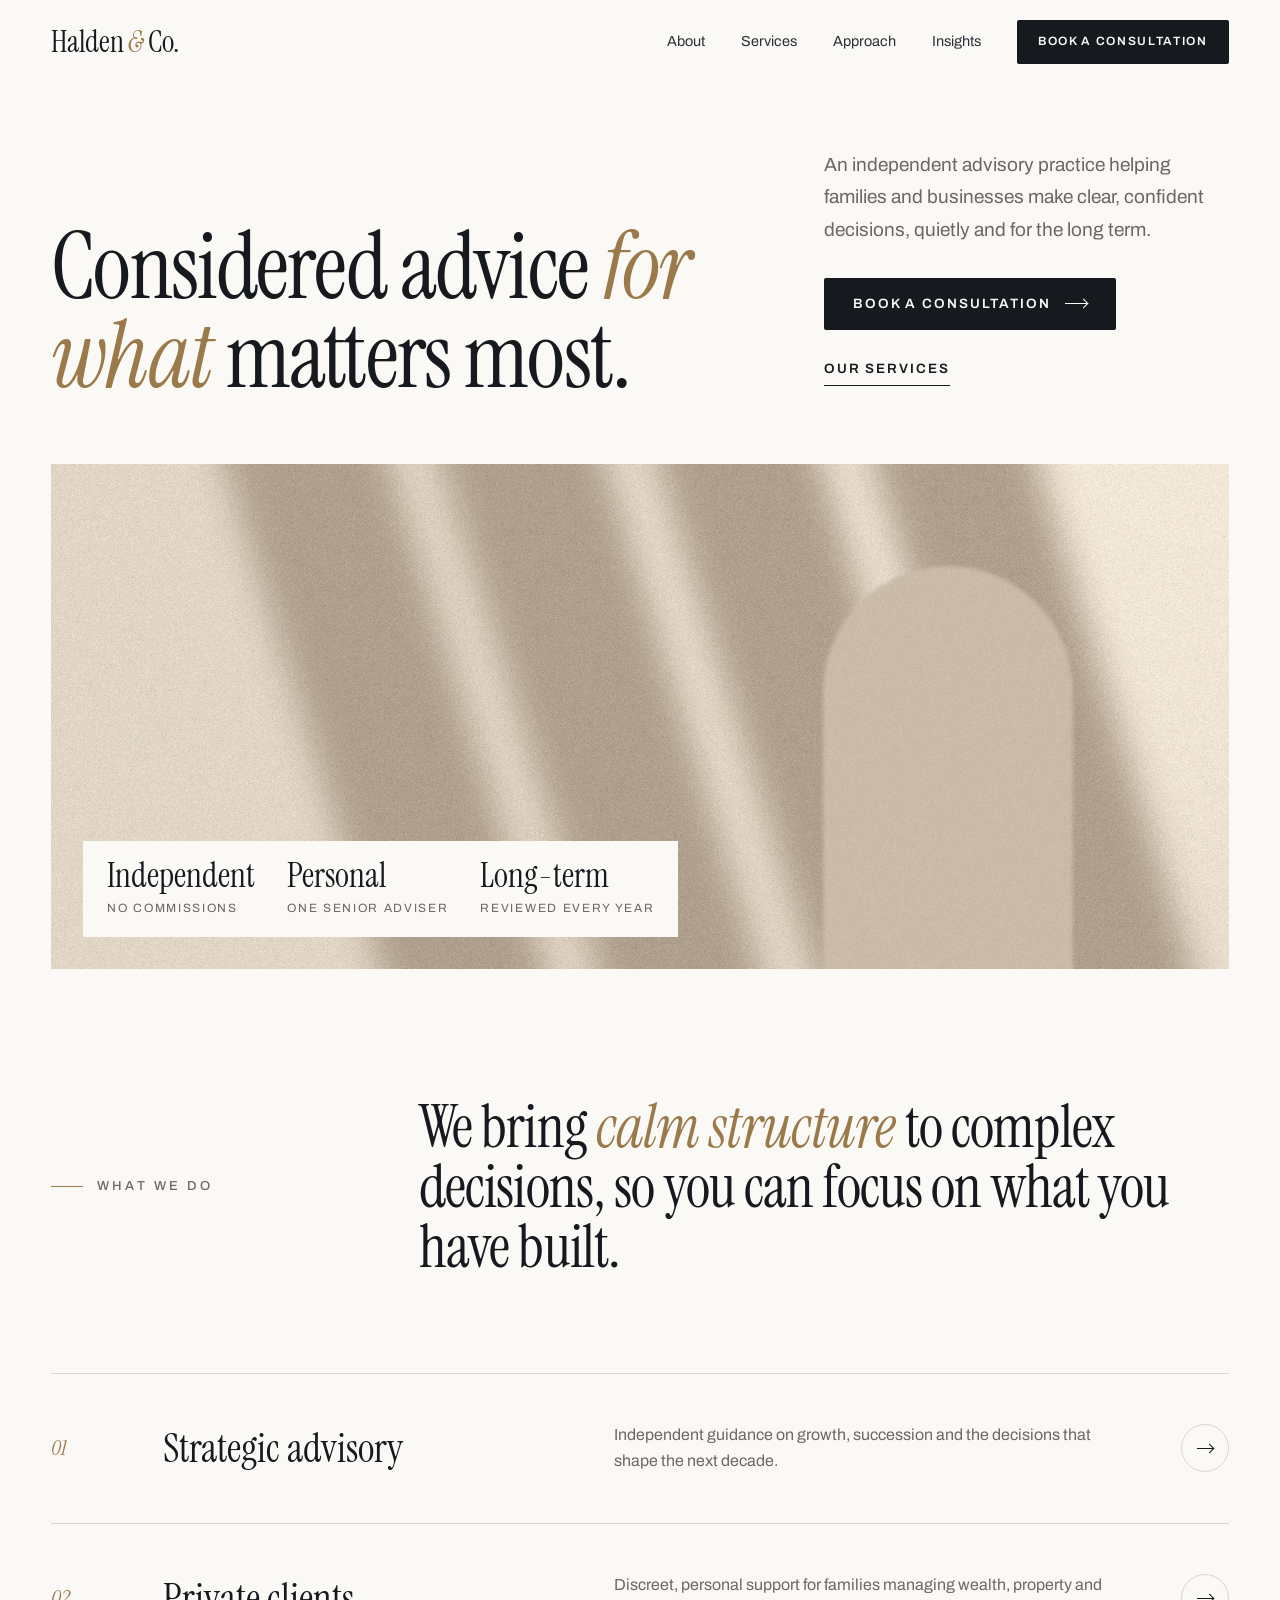
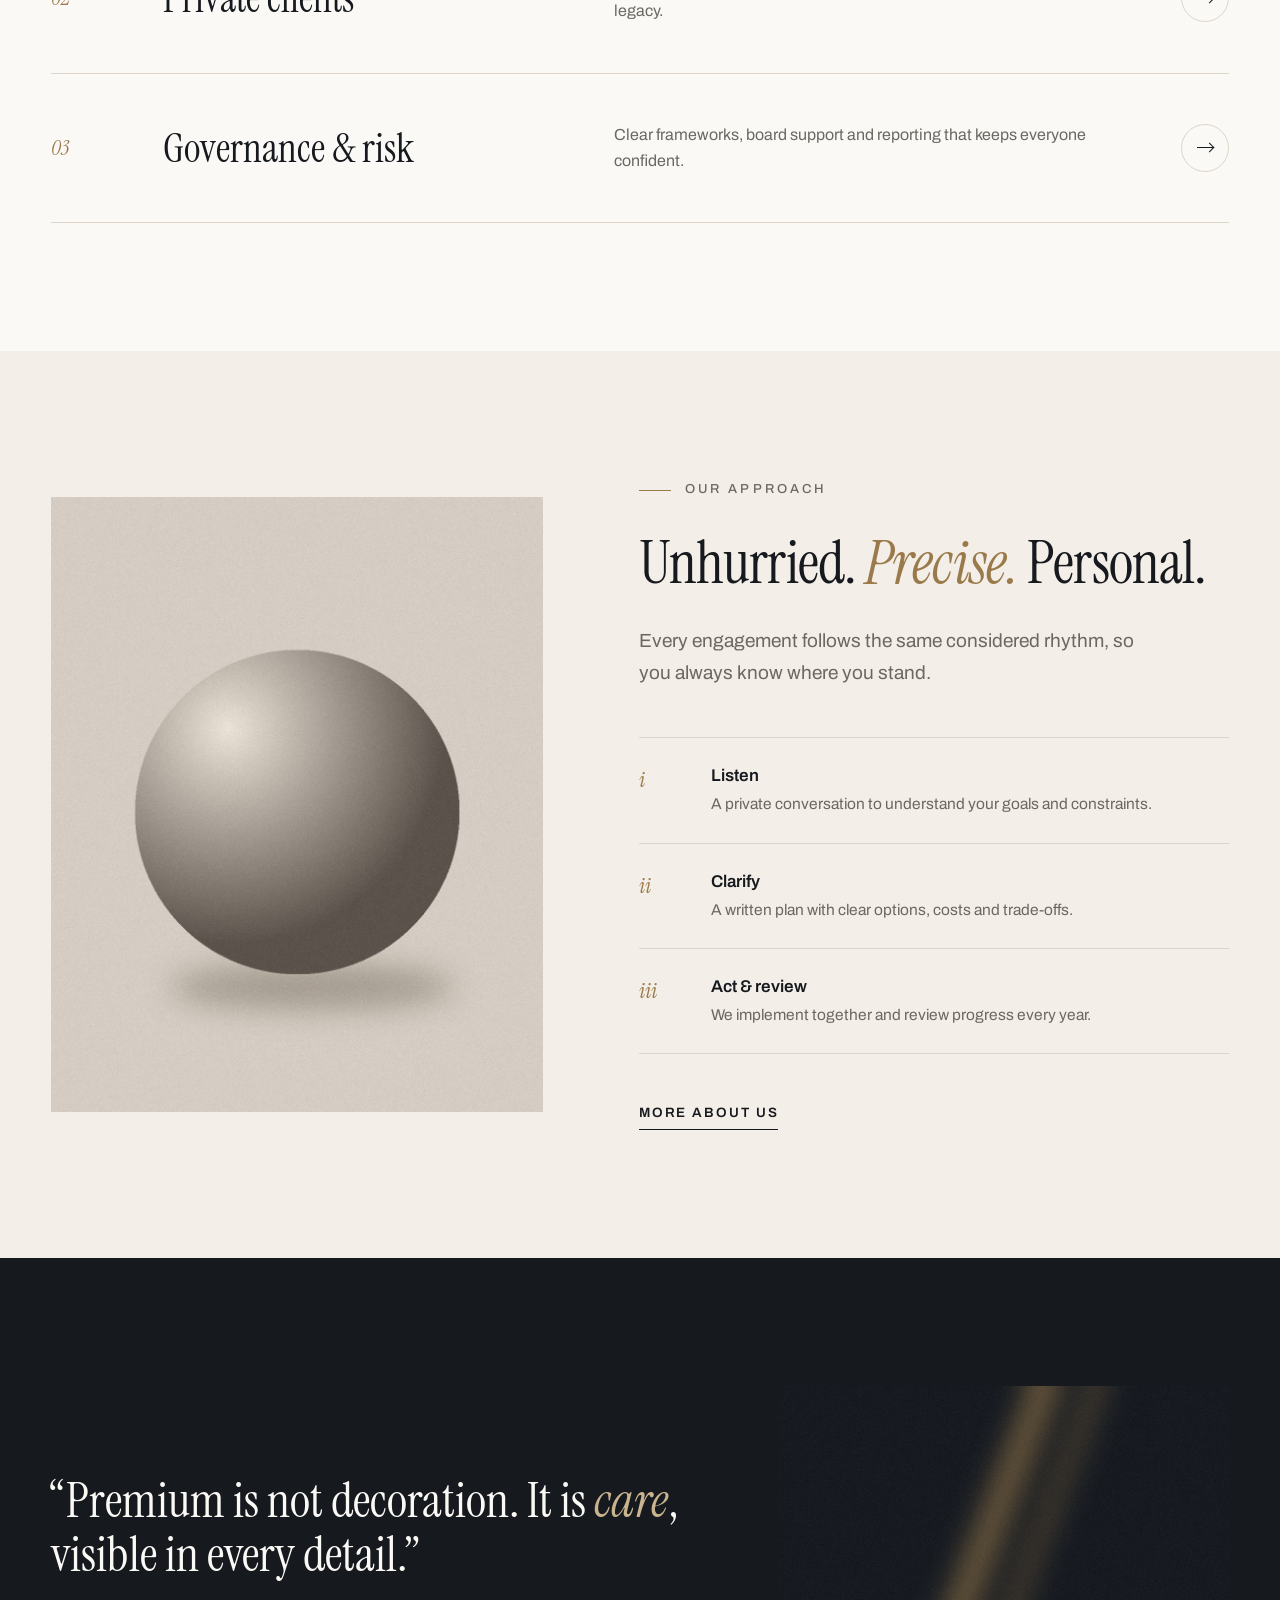
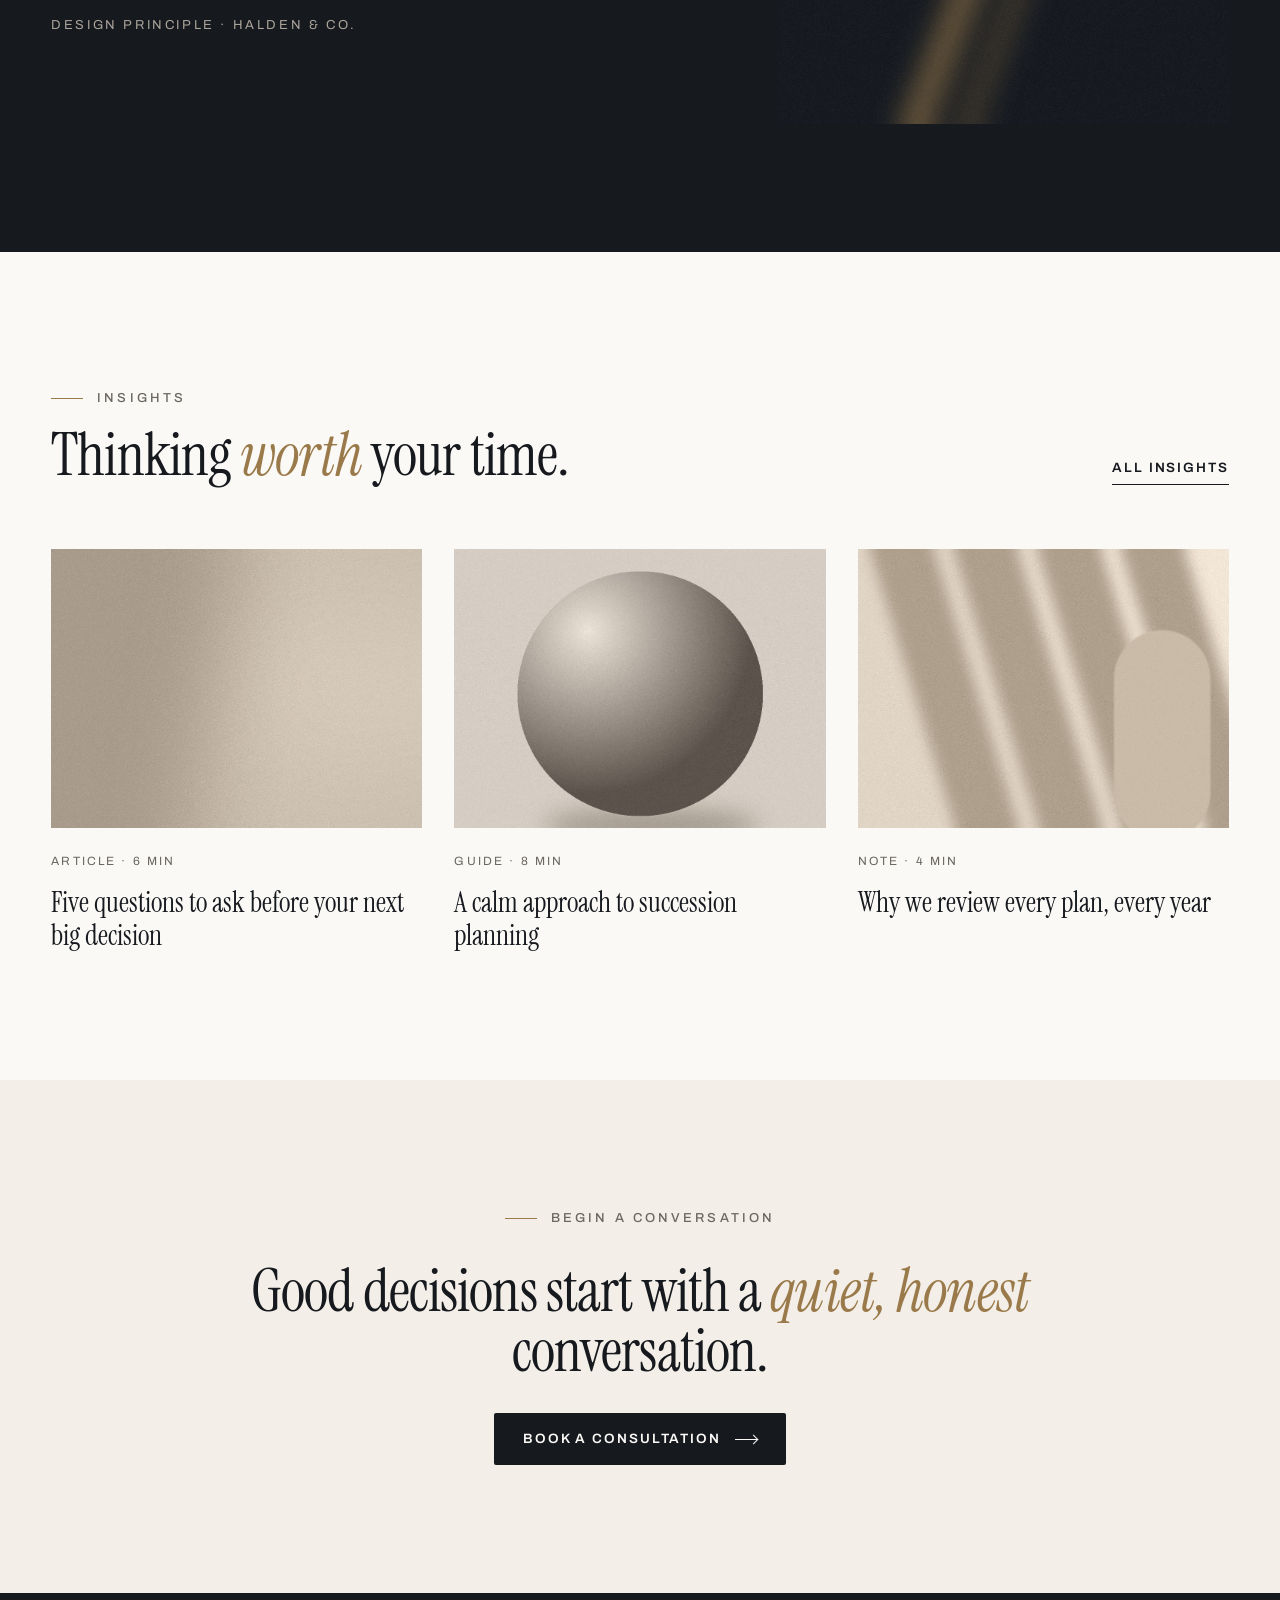
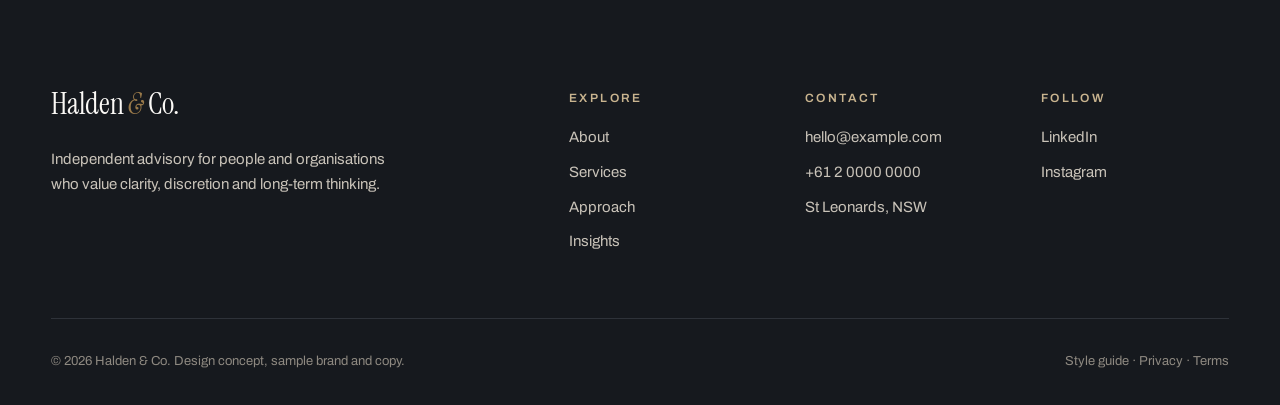
<file: index.html>
<!doctype html>
<html lang="en-AU">
<head>
  <meta charset="utf-8">
  <meta name="viewport" content="width=device-width, initial-scale=1">
  <title>Halden & Co. · Considered advice for what matters most</title>
  <meta name="robots" content="noindex">
  <link rel="preload" href="assets/fonts/instrument-serif-latin-400-normal.woff2" as="font" type="font/woff2" crossorigin>
  <link rel="stylesheet" href="css/styles.css">
</head>
<body>
  <a class="skip" href="#main">Skip to content</a>
  <header class="header">
    <div class="wrap header-in">
      <a href="index.html" class="logo" aria-label="Halden and Co, home">Halden <em>&amp;</em> Co.</a>
      <nav class="nav" id="nav" aria-label="Main">
        <a href="about.html">About</a>
        <a href="index.html#services">Services</a>
        <a href="index.html#approach">Approach</a>
        <a href="index.html#insights">Insights</a>
        <a href="#contact" class="btn btn-primary"><span>Book a consultation</span></a>
      </nav>
      <button class="menu" type="button" aria-expanded="false" aria-controls="nav" aria-label="Open menu"><span></span><span></span></button>
    </div>
  </header>

  <main id="main">
    <section class="hero">
      <div class="wrap">
        <div class="hero-top">
          <h1 class="display">Considered advice <em>for what</em> matters most.</h1>
          <div class="hero-side">
            <p class="lead">An independent advisory practice helping families and businesses make clear, confident decisions, quietly and for the long term.</p>
            <div style="display:flex;gap:28px;align-items:center;flex-wrap:wrap">
              <a href="#contact" class="btn btn-primary"><span>Book a consultation</span> <span class="arrow" aria-hidden="true"></span></a>
              <a href="#services" class="link">Our services</a>
            </div>
          </div>
        </div>
        <div class="hero-img reveal">
          <img src="assets/img/hero.jpg" alt="Soft afternoon light falling across a stone wall" width="1800" height="1100">
          <div class="hero-caption" aria-label="Key facts">
            <div><b>Independent</b><span>No commissions</span></div>
            <div><b>Personal</b><span>One senior adviser</span></div>
            <div><b>Long-term</b><span>Reviewed every year</span></div>
          </div>
        </div>
      </div>
    </section>

    <section class="section" id="services">
      <div class="wrap">
        <div class="statement reveal">
          <p class="eyebrow">What we do</p>
          <h2 class="h2">We bring <em>calm structure</em> to complex decisions, so you can focus on what you have built.</h2>
        </div>
        <ul class="services">
          <li><a class="service reveal" href="about.html"><span class="no">01</span><h3>Strategic advisory</h3><p>Independent guidance on growth, succession and the decisions that shape the next decade.</p><span class="go" aria-hidden="true"><span class="arrow" aria-hidden="true"></span></span></a></li>
          <li><a class="service reveal" href="about.html"><span class="no">02</span><h3>Private clients</h3><p>Discreet, personal support for families managing wealth, property and legacy.</p><span class="go" aria-hidden="true"><span class="arrow" aria-hidden="true"></span></span></a></li>
          <li><a class="service reveal" href="about.html"><span class="no">03</span><h3>Governance &amp; risk</h3><p>Clear frameworks, board support and reporting that keeps everyone confident.</p><span class="go" aria-hidden="true"><span class="arrow" aria-hidden="true"></span></span></a></li>
        </ul>
      </div>
    </section>

    <section class="section stone" id="approach">
      <div class="wrap split">
        <img class="reveal" src="assets/img/form.jpg" alt="A smooth stone sphere resting in soft light" loading="lazy" width="1000" height="1250">
        <div class="split-copy reveal">
          <p class="eyebrow">Our approach</p>
          <h2 class="h2">Unhurried. <em>Precise.</em> Personal.</h2>
          <p class="lead">Every engagement follows the same considered rhythm, so you always know where you stand.</p>
          <ol class="steps">
            <li><b>i</b><div><strong>Listen</strong><span>A private conversation to understand your goals and constraints.</span></div></li>
            <li><b>ii</b><div><strong>Clarify</strong><span>A written plan with clear options, costs and trade-offs.</span></div></li>
            <li><b>iii</b><div><strong>Act &amp; review</strong><span>We implement together and review progress every year.</span></div></li>
          </ol>
          <a href="about.html" class="link">More about us</a>
        </div>
      </div>
    </section>

    <section class="section dark">
      <div class="wrap quote reveal">
        <div>
          <blockquote>“Premium is not decoration. It is <em>care</em>, visible in every detail.”</blockquote>
          <cite>Design principle · Halden &amp; Co.</cite>
        </div>
        <img src="assets/img/night.jpg" alt="A line of warm light across a dark wall" loading="lazy" width="1600" height="1000">
      </div>
    </section>

    <section class="section" id="insights">
      <div class="wrap">
        <div class="head-row reveal"><div><p class="eyebrow">Insights</p><h2 class="h2" style="margin-top:16px">Thinking <em>worth</em> your time.</h2></div><a href="#" class="link">All insights</a></div>
        <div class="cards">
          <a class="card reveal" href="#"><figure><img src="assets/img/texture.jpg" alt="" loading="lazy" width="1400" height="1000"></figure><span class="meta">Article · 6 min</span><h3>Five questions to ask before your next big decision</h3></a>
          <a class="card reveal" href="#"><figure><img src="assets/img/form.jpg" alt="" loading="lazy" width="1000" height="1250"></figure><span class="meta">Guide · 8 min</span><h3>A calm approach to succession planning</h3></a>
          <a class="card reveal" href="#"><figure><img src="assets/img/hero.jpg" alt="" loading="lazy" width="1800" height="1100"></figure><span class="meta">Note · 4 min</span><h3>Why we review every plan, every year</h3></a>
        </div>
      </div>
    </section>
  </main>

  <section class="section stone" id="contact">
    <div class="wrap cta reveal">
      <p class="eyebrow">Begin a conversation</p>
      <h2 class="h2">Good decisions start with a <em>quiet, honest</em> conversation.</h2>
      <a href="mailto:hello@example.com" class="btn btn-primary"><span>Book a consultation</span> <span class="arrow" aria-hidden="true"></span></a>
    </div>
  </section>
  <footer class="footer">
    <div class="wrap">
      <div class="footer-top">
        <div><a href="index.html" class="logo">Halden <em>&amp;</em> Co.</a><p>Independent advisory for people and organisations who value clarity, discretion and long-term thinking.</p></div>
        <div><h4>Explore</h4><ul><li><a href="about.html">About</a></li><li><a href="index.html#services">Services</a></li><li><a href="index.html#approach">Approach</a></li><li><a href="index.html#insights">Insights</a></li></ul></div>
        <div><h4>Contact</h4><ul><li><a href="mailto:hello@example.com">hello@example.com</a></li><li><a href="tel:+61200000000">+61 2 0000 0000</a></li><li>St Leonards, NSW</li></ul></div>
        <div><h4>Follow</h4><ul><li><a href="#">LinkedIn</a></li><li><a href="#">Instagram</a></li></ul></div>
      </div>
      <div class="footer-bottom"><span>© <span class="year">2026</span> Halden &amp; Co. Design concept, sample brand and copy.</span><span><a href="styleguide.html">Style guide</a> · Privacy · Terms</span></div>
    </div>
  </footer>
  <script src="js/main.js" defer></script>
</body>
</html>
</file>
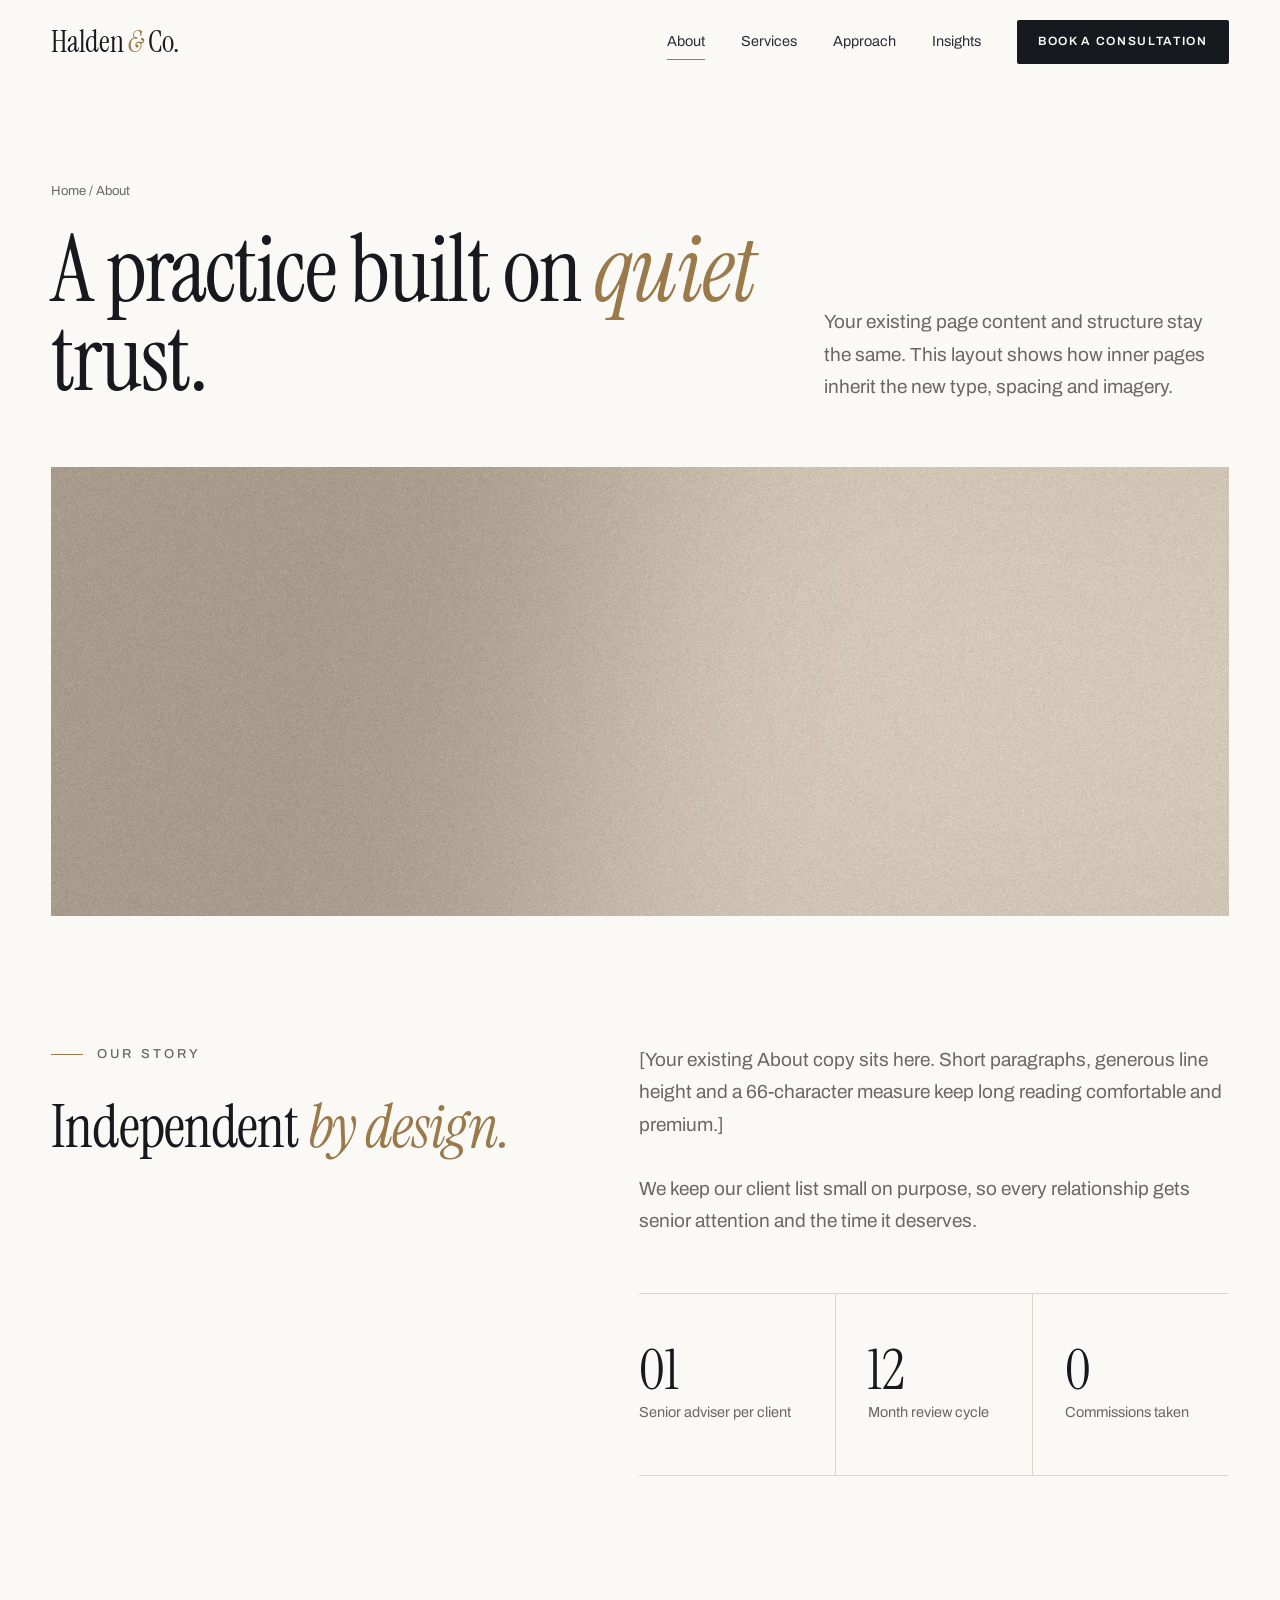
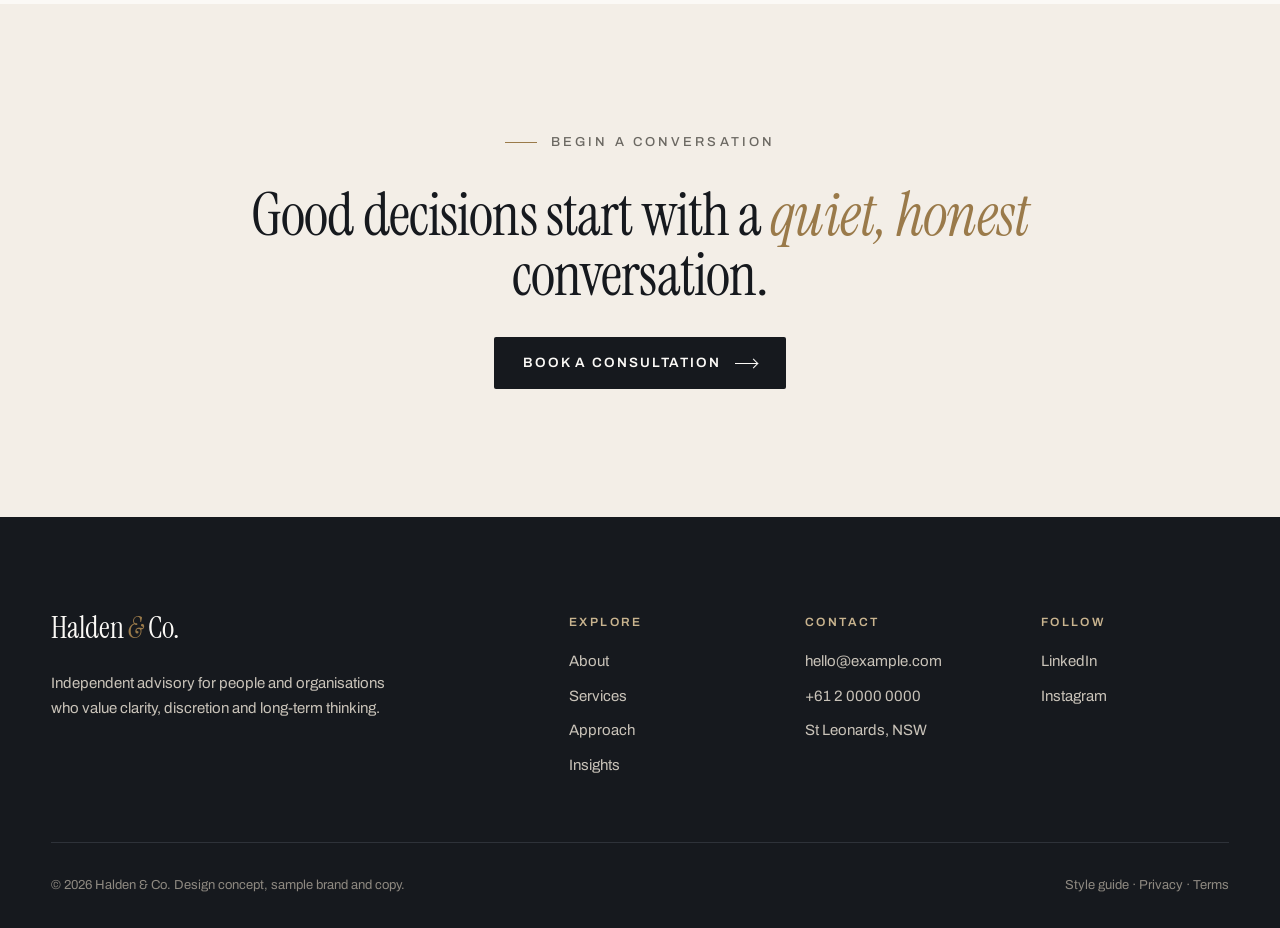
<file: about.html>
<!doctype html>
<html lang="en-AU">
<head>
  <meta charset="utf-8">
  <meta name="viewport" content="width=device-width, initial-scale=1">
  <title>About · Halden & Co.</title>
  <meta name="robots" content="noindex">
  <link rel="preload" href="assets/fonts/instrument-serif-latin-400-normal.woff2" as="font" type="font/woff2" crossorigin>
  <link rel="stylesheet" href="css/styles.css">
</head>
<body>
  <a class="skip" href="#main">Skip to content</a>
  <header class="header">
    <div class="wrap header-in">
      <a href="index.html" class="logo" aria-label="Halden and Co, home">Halden <em>&amp;</em> Co.</a>
      <nav class="nav" id="nav" aria-label="Main">
        <a href="about.html" aria-current="page">About</a>
        <a href="index.html#services">Services</a>
        <a href="index.html#approach">Approach</a>
        <a href="index.html#insights">Insights</a>
        <a href="#contact" class="btn btn-primary"><span>Book a consultation</span></a>
      </nav>
      <button class="menu" type="button" aria-expanded="false" aria-controls="nav" aria-label="Open menu"><span></span><span></span></button>
    </div>
  </header>

  <main id="main">
    <section class="page-head">
      <div class="wrap">
        <div><p class="crumbs"><a href="index.html">Home</a> / About</p><h1 class="display">A practice built on <em>quiet</em> trust.</h1></div>
        <p class="lead">Your existing page content and structure stay the same. This layout shows how inner pages inherit the new type, spacing and imagery.</p>
      </div>
    </section>
    <div class="wrap reveal"><img src="assets/img/texture.jpg" alt="Warm light on textured stone" width="1400" height="1000" style="width:100%;aspect-ratio:21/8;object-fit:cover"></div>
    <section class="section">
      <div class="wrap split" style="align-items:start">
        <div class="split-copy reveal"><p class="eyebrow">Our story</p><h2 class="h2">Independent <em>by design.</em></h2></div>
        <div class="split-copy reveal">
          <p class="lead" style="max-width:none">[Your existing About copy sits here. Short paragraphs, generous line height and a 66-character measure keep long reading comfortable and premium.]</p>
          <p class="lead" style="max-width:none">We keep our client list small on purpose, so every relationship gets senior attention and the time it deserves.</p>
          <div class="figures" style="width:100%;margin-top:24px">
            <div><b>01</b><span>Senior adviser per client</span></div>
            <div><b>12</b><span>Month review cycle</span></div>
            <div><b>0</b><span>Commissions taken</span></div>
          </div>
        </div>
      </div>
    </section>
  </main>

  <section class="section stone" id="contact">
    <div class="wrap cta reveal">
      <p class="eyebrow">Begin a conversation</p>
      <h2 class="h2">Good decisions start with a <em>quiet, honest</em> conversation.</h2>
      <a href="mailto:hello@example.com" class="btn btn-primary"><span>Book a consultation</span> <span class="arrow" aria-hidden="true"></span></a>
    </div>
  </section>
  <footer class="footer">
    <div class="wrap">
      <div class="footer-top">
        <div><a href="index.html" class="logo">Halden <em>&amp;</em> Co.</a><p>Independent advisory for people and organisations who value clarity, discretion and long-term thinking.</p></div>
        <div><h4>Explore</h4><ul><li><a href="about.html">About</a></li><li><a href="index.html#services">Services</a></li><li><a href="index.html#approach">Approach</a></li><li><a href="index.html#insights">Insights</a></li></ul></div>
        <div><h4>Contact</h4><ul><li><a href="mailto:hello@example.com">hello@example.com</a></li><li><a href="tel:+61200000000">+61 2 0000 0000</a></li><li>St Leonards, NSW</li></ul></div>
        <div><h4>Follow</h4><ul><li><a href="#">LinkedIn</a></li><li><a href="#">Instagram</a></li></ul></div>
      </div>
      <div class="footer-bottom"><span>© <span class="year">2026</span> Halden &amp; Co. Design concept, sample brand and copy.</span><span><a href="styleguide.html">Style guide</a> · Privacy · Terms</span></div>
    </div>
  </footer>
  <script src="js/main.js" defer></script>
</body>
</html>
</file>
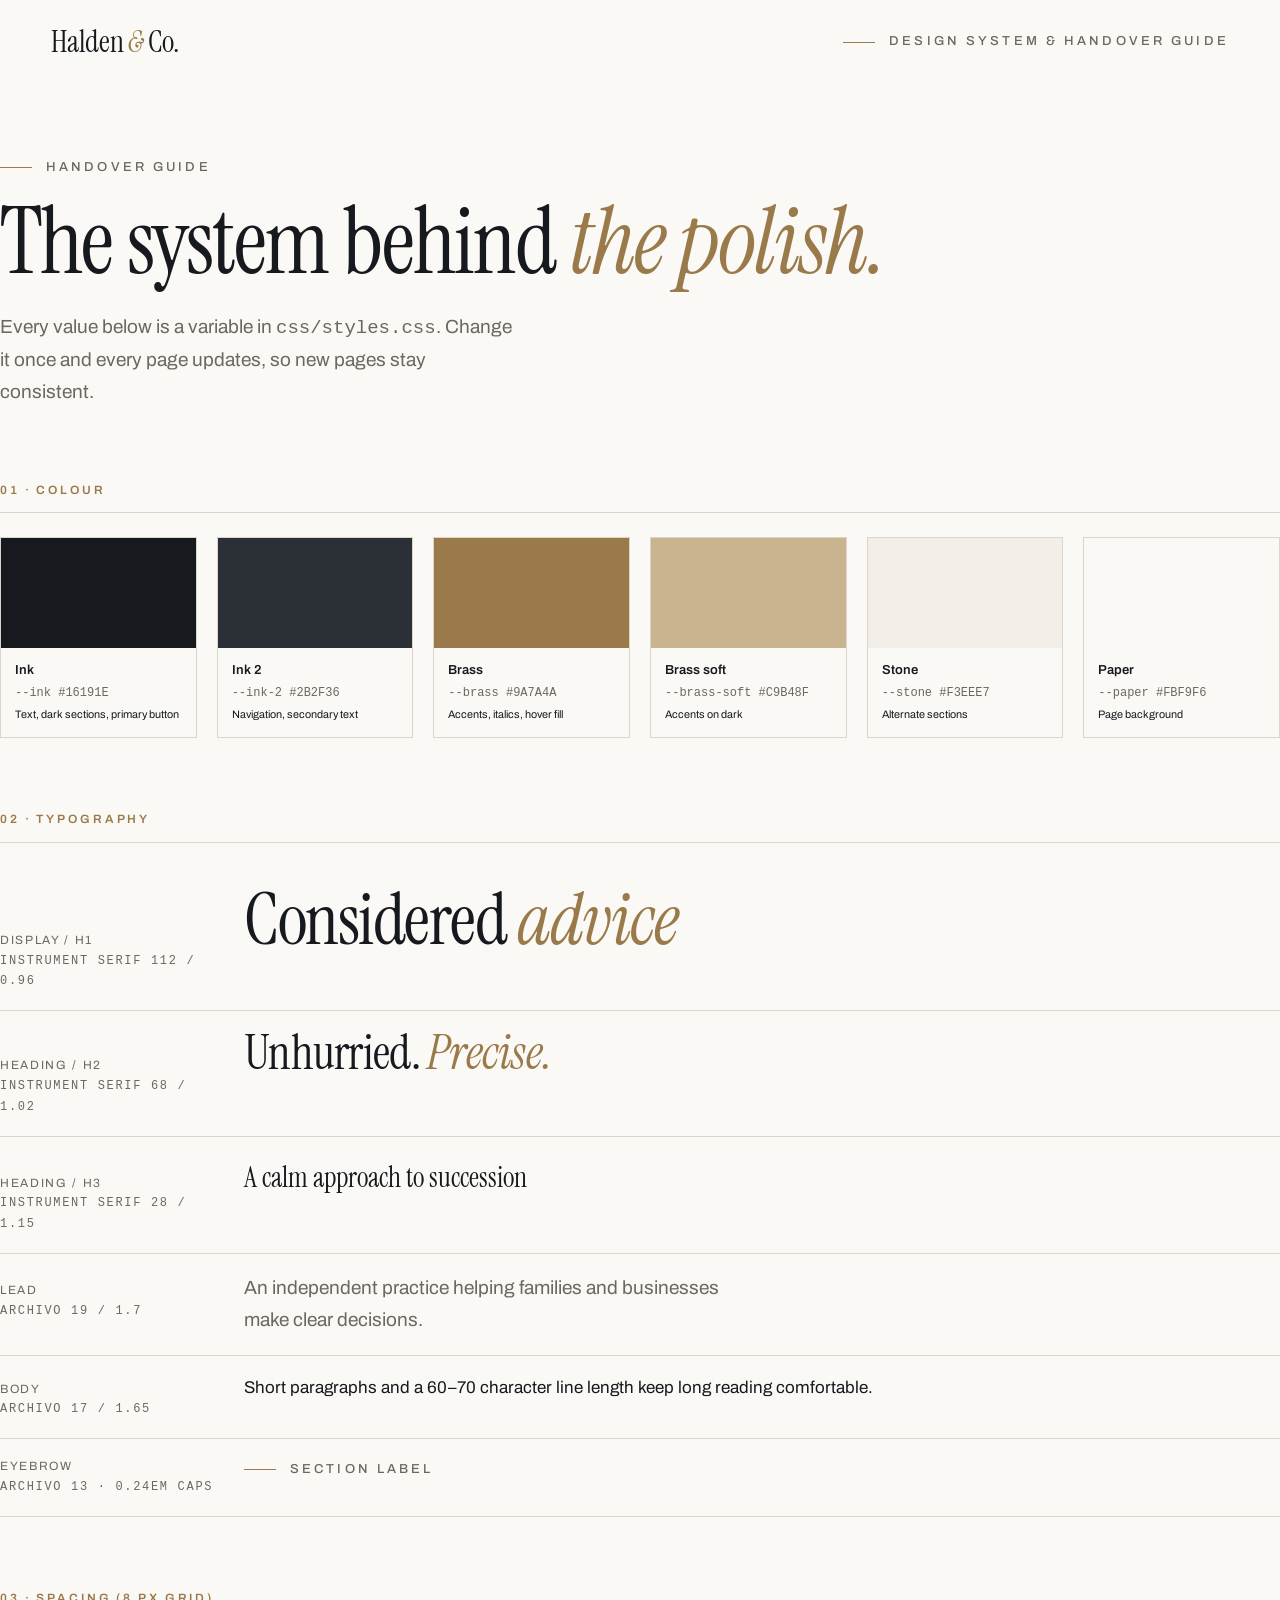
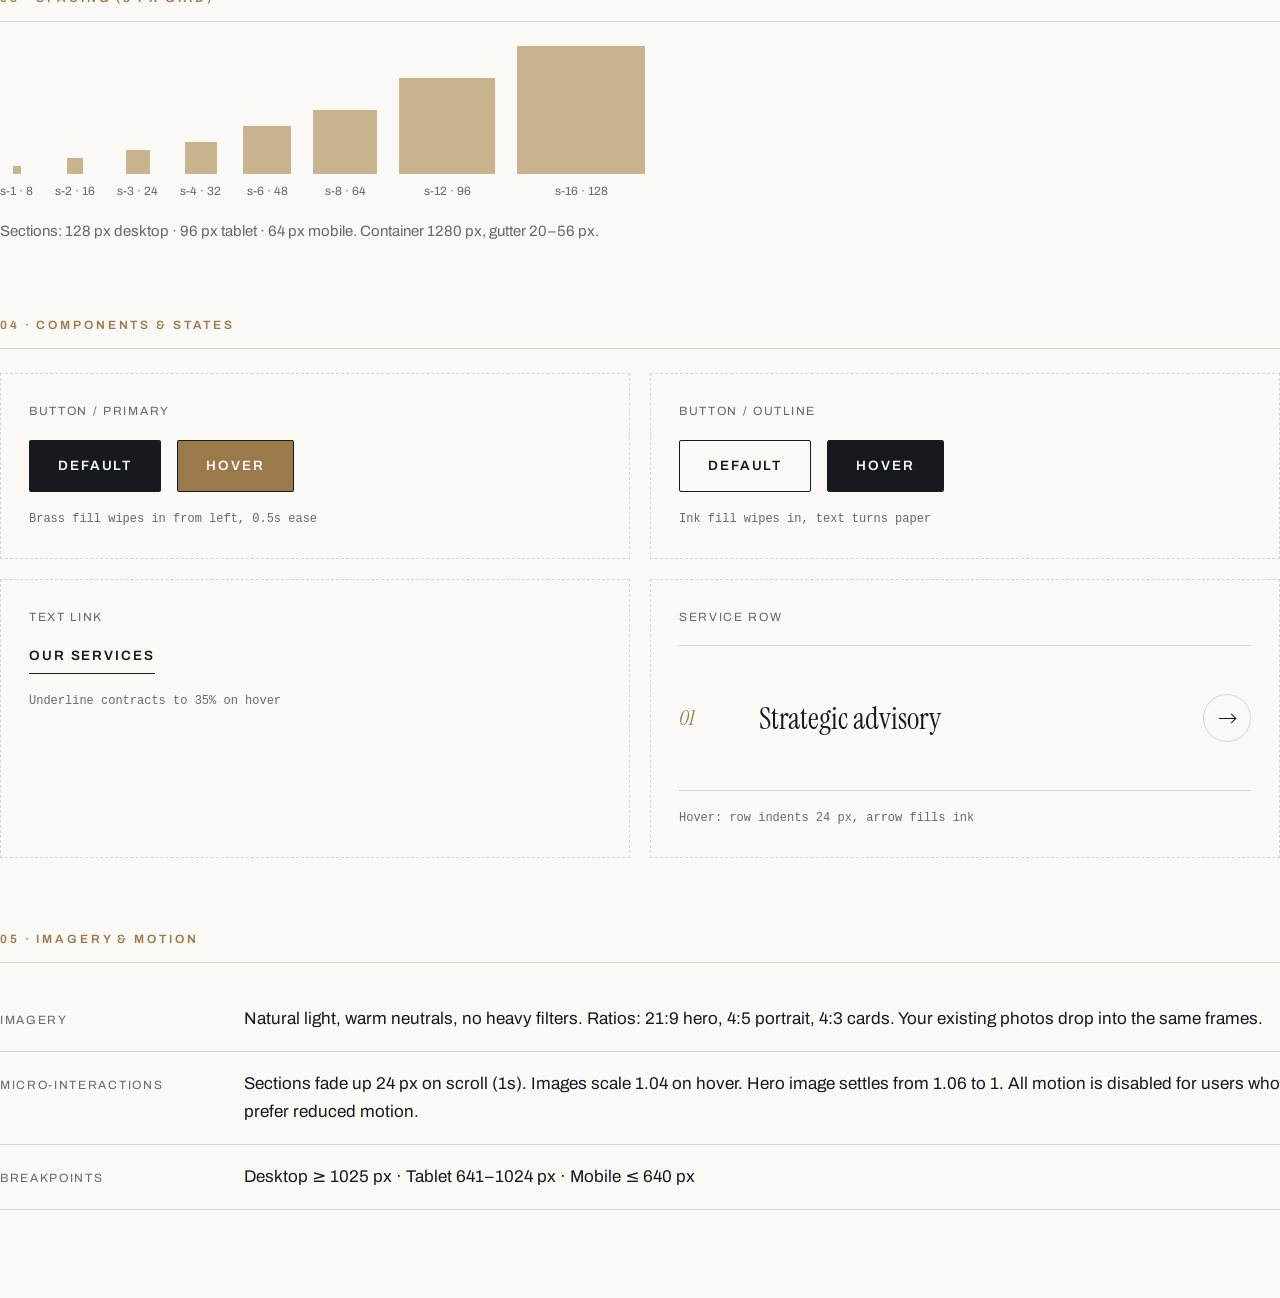
<file: styleguide.html>
<!doctype html>
<html lang="en-AU">
<head>
  <meta charset="utf-8">
  <meta name="viewport" content="width=device-width, initial-scale=1">
  <title>Style guide · Halden &amp; Co. redesign</title>
  <meta name="robots" content="noindex">
  <link rel="stylesheet" href="css/styles.css">
  <style>
    .sg { padding: 64px 0 96px; }
    .sg h2.sec { font-size: 12px; font-weight: 600; letter-spacing: .24em; text-transform: uppercase; color: var(--brass); margin: 72px 0 24px; padding-bottom: 12px; border-bottom: 1px solid var(--line); }
    .grid { display: grid; gap: 20px; }
    .g6 { grid-template-columns: repeat(6, minmax(0, 1fr)); }
    .g2 { grid-template-columns: repeat(2, minmax(0, 1fr)); }
    .sw { border: 1px solid var(--line); }
    .sw i { display: block; height: 110px; }
    .sw div { padding: 12px 14px; font-size: 13px; }
    .sw b { display: block; font-weight: 600; }
    .sw code, .row code, .lbl code { font-size: 12px; color: var(--muted); }
    .row { display: grid; grid-template-columns: 220px 1fr; gap: 24px; align-items: baseline; padding: 18px 0; border-bottom: 1px solid var(--line); }
    .lbl { font-size: 12px; letter-spacing: .14em; text-transform: uppercase; color: var(--muted); }
    .space { display: flex; align-items: flex-end; gap: 22px; flex-wrap: wrap; }
    .space div { display: flex; flex-direction: column; align-items: center; gap: 8px; font-size: 12px; color: var(--muted); }
    .space span { display: block; background: var(--brass-soft); }
    .comp { border: 1px dashed var(--line); padding: 28px; display: flex; flex-direction: column; gap: 18px; align-items: flex-start; }
    .states { display: flex; flex-wrap: wrap; gap: 16px; align-items: center; }
    .hov::before { transform: scaleX(1) !important; }
    .btn-outline.hov { color: var(--paper); }
    @media (max-width: 900px) { .g6 { grid-template-columns: repeat(3, minmax(0, 1fr)); } .g2 { grid-template-columns: minmax(0, 1fr); } .row { grid-template-columns: minmax(0, 1fr); gap: 6px; } }
  </style>
</head>
<body>
  <header class="header"><div class="wrap header-in"><a href="index.html" class="logo">Halden <em>&amp;</em> Co.</a><span class="eyebrow">Design system &amp; handover guide</span></div></header>
  <main class="wrap sg">
    <p class="eyebrow">Handover guide</p>
    <h1 class="display" style="margin-top:20px">The system behind <em>the polish.</em></h1>
    <p class="lead" style="margin-top:24px">Every value below is a variable in <code>css/styles.css</code>. Change it once and every page updates, so new pages stay consistent.</p>

    <h2 class="sec">01 · Colour</h2>
    <div class="grid g6">
      <div class="sw"><i style="background:#16191E"></i><div><b>Ink</b><code>--ink #16191E</code><br><small>Text, dark sections, primary button</small></div></div>
      <div class="sw"><i style="background:#2B2F36"></i><div><b>Ink 2</b><code>--ink-2 #2B2F36</code><br><small>Navigation, secondary text</small></div></div>
      <div class="sw"><i style="background:#9A7A4A"></i><div><b>Brass</b><code>--brass #9A7A4A</code><br><small>Accents, italics, hover fill</small></div></div>
      <div class="sw"><i style="background:#C9B48F"></i><div><b>Brass soft</b><code>--brass-soft #C9B48F</code><br><small>Accents on dark</small></div></div>
      <div class="sw"><i style="background:#F3EEE7"></i><div><b>Stone</b><code>--stone #F3EEE7</code><br><small>Alternate sections</small></div></div>
      <div class="sw"><i style="background:#FBF9F6"></i><div><b>Paper</b><code>--paper #FBF9F6</code><br><small>Page background</small></div></div>
    </div>

    <h2 class="sec">02 · Typography</h2>
    <div class="row"><span class="lbl">Display / H1<br><code>Instrument Serif 112 / 0.96</code></span><span class="display" style="font-size:72px">Considered <em>advice</em></span></div>
    <div class="row"><span class="lbl">Heading / H2<br><code>Instrument Serif 68 / 1.02</code></span><span class="h2" style="font-size:48px">Unhurried. <em>Precise.</em></span></div>
    <div class="row"><span class="lbl">Heading / H3<br><code>Instrument Serif 28 / 1.15</code></span><span style="font-family:var(--serif);font-size:28px">A calm approach to succession</span></div>
    <div class="row"><span class="lbl">Lead<br><code>Archivo 19 / 1.7</code></span><span class="lead">An independent practice helping families and businesses make clear decisions.</span></div>
    <div class="row"><span class="lbl">Body<br><code>Archivo 17 / 1.65</code></span><span>Short paragraphs and a 60–70 character line length keep long reading comfortable.</span></div>
    <div class="row"><span class="lbl">Eyebrow<br><code>Archivo 13 · 0.24em caps</code></span><span class="eyebrow">Section label</span></div>

    <h2 class="sec">03 · Spacing (8 px grid)</h2>
    <div class="space">
      <div><span style="width:8px;height:8px"></span>s-1 · 8</div><div><span style="width:16px;height:16px"></span>s-2 · 16</div><div><span style="width:24px;height:24px"></span>s-3 · 24</div><div><span style="width:32px;height:32px"></span>s-4 · 32</div><div><span style="width:48px;height:48px"></span>s-6 · 48</div><div><span style="width:64px;height:64px"></span>s-8 · 64</div><div><span style="width:96px;height:96px"></span>s-12 · 96</div><div><span style="width:128px;height:128px"></span>s-16 · 128</div>
    </div>
    <p style="margin-top:18px;color:var(--muted);font-size:15px">Sections: 128 px desktop · 96 px tablet · 64 px mobile. Container 1280 px, gutter 20–56 px.</p>

    <h2 class="sec">04 · Components &amp; states</h2>
    <div class="grid g2">
      <div class="comp"><span class="lbl">Button / Primary</span><div class="states"><a class="btn btn-primary" href="#"><span>Default</span></a><a class="btn btn-primary hov" href="#"><span>Hover</span></a></div><code style="font-size:12px;color:var(--muted)">Brass fill wipes in from left, 0.5s ease</code></div>
      <div class="comp"><span class="lbl">Button / Outline</span><div class="states"><a class="btn btn-outline" href="#"><span>Default</span></a><a class="btn btn-outline hov" href="#"><span>Hover</span></a></div><code style="font-size:12px;color:var(--muted)">Ink fill wipes in, text turns paper</code></div>
      <div class="comp"><span class="lbl">Text link</span><a class="link" href="#">Our services</a><code style="font-size:12px;color:var(--muted)">Underline contracts to 35% on hover</code></div>
      <div class="comp"><span class="lbl">Service row</span><ul class="services" style="margin:0;width:100%"><li><a class="service" href="#" style="grid-template-columns:48px 1fr 48px"><span class="no">01</span><h3 style="font-size:30px">Strategic advisory</h3><span class="go" aria-hidden="true"><span class="arrow"></span></span></a></li></ul><code style="font-size:12px;color:var(--muted)">Hover: row indents 24 px, arrow fills ink</code></div>
    </div>

    <h2 class="sec">05 · Imagery &amp; motion</h2>
    <div class="row"><span class="lbl">Imagery</span><span>Natural light, warm neutrals, no heavy filters. Ratios: 21:9 hero, 4:5 portrait, 4:3 cards. Your existing photos drop into the same frames.</span></div>
    <div class="row"><span class="lbl">Micro-interactions</span><span>Sections fade up 24 px on scroll (1s). Images scale 1.04 on hover. Hero image settles from 1.06 to 1. All motion is disabled for users who prefer reduced motion.</span></div>
    <div class="row"><span class="lbl">Breakpoints</span><span>Desktop ≥ 1025 px · Tablet 641–1024 px · Mobile ≤ 640 px</span></div>
  </main>
</body>
</html>
</file>
<file: css/styles.css>
/* Premium website redesign concept — design tokens first, then components.
   Every value used across pages lives in :root so global changes are one edit. */

@font-face { font-family: "Instrument"; font-display: swap; src: url("../assets/fonts/instrument-serif-latin-400-normal.woff2") format("woff2"); }
@font-face { font-family: "Instrument"; font-style: italic; font-display: swap; src: url("../assets/fonts/instrument-serif-latin-400-italic.woff2") format("woff2"); }
@font-face { font-family: "Archivo"; font-weight: 400; font-display: swap; src: url("../assets/fonts/archivo-latin-400-normal.woff2") format("woff2"); }
@font-face { font-family: "Archivo"; font-weight: 500; font-display: swap; src: url("../assets/fonts/archivo-latin-500-normal.woff2") format("woff2"); }
@font-face { font-family: "Archivo"; font-weight: 600; font-display: swap; src: url("../assets/fonts/archivo-latin-600-normal.woff2") format("woff2"); }

:root {
  /* Colour */
  --ink: #16191E;
  --ink-2: #2B2F36;
  --stone: #F3EEE7;
  --stone-2: #E6DED3;
  --paper: #FBF9F6;
  --brass: #9A7A4A;
  --brass-soft: #C9B48F;
  --muted: #6B6862;
  --line: #DDD5C9;

  /* Type */
  --serif: "Instrument", "Times New Roman", serif;
  --sans: "Archivo", system-ui, sans-serif;
  --t-display: clamp(52px, 7.2vw, 112px);
  --t-h2: clamp(38px, 4.6vw, 68px);
  --t-h3: 28px;
  --t-body: 17px;
  --t-small: 13px;

  /* Space (8 px grid) */
  --s-1: 8px; --s-2: 16px; --s-3: 24px; --s-4: 32px; --s-6: 48px; --s-8: 64px; --s-12: 96px; --s-16: 128px;
  --wrap: 1280px;
  --gutter: clamp(20px, 4vw, 56px);

  /* Shape & motion */
  --radius: 2px;
  --ease: cubic-bezier(.2, .7, .2, 1);
  --dur: .5s;
}

*, *::before, *::after { box-sizing: border-box; }
html { scroll-behavior: smooth; -webkit-text-size-adjust: 100%; }
body { margin: 0; background: var(--paper); color: var(--ink); font-family: var(--sans); font-size: var(--t-body); line-height: 1.65; -webkit-font-smoothing: antialiased; }
img { display: block; max-width: 100%; height: auto; }
h1, h2, h3, p, figure, blockquote { margin: 0; }
a { color: inherit; }
:focus-visible { outline: 1.5px solid var(--brass); outline-offset: 4px; }
.wrap { max-width: var(--wrap); margin: 0 auto; padding: 0 var(--gutter); }
.skip { position: absolute; left: 12px; top: -60px; background: var(--ink); color: #fff; padding: 10px 14px; z-index: 300; }
.skip:focus { top: 12px; }

/* Type helpers */
.eyebrow { display: inline-flex; align-items: center; gap: 14px; font-size: var(--t-small); font-weight: 500; letter-spacing: .24em; text-transform: uppercase; color: var(--muted); }
.eyebrow::before { content: ""; width: 32px; height: 1px; background: var(--brass); }
.display { font-family: var(--serif); font-weight: 400; font-size: var(--t-display); line-height: .96; letter-spacing: -.02em; }
.display em, .h2 em { font-style: italic; color: var(--brass); }
.h2 { font-family: var(--serif); font-weight: 400; font-size: var(--t-h2); line-height: 1.02; letter-spacing: -.015em; }
.lead { font-size: 19px; line-height: 1.7; color: var(--muted); max-width: 520px; }

/* Buttons & links — states: default / hover / focus / active */
.btn { position: relative; display: inline-flex; align-items: center; gap: 14px; min-height: 52px; padding: 0 28px; border-radius: var(--radius); font-size: 13.5px; font-weight: 600; letter-spacing: .14em; text-transform: uppercase; text-decoration: none; border: 1px solid transparent; cursor: pointer; overflow: hidden; transition: color var(--dur) var(--ease), border-color var(--dur) var(--ease); }
.btn span { position: relative; z-index: 1; }
.btn::before { content: ""; position: absolute; inset: 0; transform: scaleX(0); transform-origin: right; transition: transform var(--dur) var(--ease); }
.btn:hover::before { transform: scaleX(1); transform-origin: left; }
.btn-primary { background: var(--ink); color: var(--paper); }
.btn-primary::before { background: var(--brass); }
.btn-outline { border-color: var(--ink); color: var(--ink); }
.btn-outline::before { background: var(--ink); }
.btn-outline:hover { color: var(--paper); }
.btn:active { transform: translateY(1px); }
.arrow { width: 22px; height: 1px; background: currentColor; position: relative; }
.arrow::after { content: ""; position: absolute; right: 0; top: -3px; width: 7px; height: 7px; border-top: 1px solid currentColor; border-right: 1px solid currentColor; transform: rotate(45deg); }
.link { position: relative; font-size: 13.5px; font-weight: 600; letter-spacing: .14em; text-transform: uppercase; text-decoration: none; padding-bottom: 6px; }
.link::after { content: ""; position: absolute; left: 0; bottom: 0; width: 100%; height: 1px; background: currentColor; transform-origin: left; transition: transform var(--dur) var(--ease); }
.link:hover::after { transform: scaleX(.35); }

/* Header */
.header { position: sticky; top: 0; z-index: 100; background: rgba(251, 249, 246, .9); backdrop-filter: blur(14px); -webkit-backdrop-filter: blur(14px); border-bottom: 1px solid transparent; transition: border-color .3s ease; }
.header.scrolled { border-bottom-color: var(--line); }
.header-in { display: flex; align-items: center; gap: var(--s-4); min-height: 84px; }
.logo { font-family: var(--serif); font-size: 30px; letter-spacing: -.01em; text-decoration: none; margin-right: auto; line-height: 1; }
.logo em { color: var(--brass); }
.nav { display: flex; align-items: center; gap: 36px; }
.nav a:not(.btn) { position: relative; font-size: 14.5px; text-decoration: none; color: var(--ink-2); padding: 6px 0; }
.nav a:not(.btn)::after { content: ""; position: absolute; left: 0; bottom: 0; width: 100%; height: 1px; background: var(--brass); transform: scaleX(0); transform-origin: right; transition: transform var(--dur) var(--ease); }
.nav a:not(.btn):hover::after, .nav a[aria-current="page"]::after { transform: scaleX(1); transform-origin: left; }
.nav .btn { min-height: 44px; padding: 0 20px; font-size: 12px; }
.menu { display: none; width: 46px; height: 46px; border: 1px solid var(--line); background: transparent; cursor: pointer; flex-direction: column; align-items: center; justify-content: center; gap: 7px; }
.menu span { width: 20px; height: 1px; background: var(--ink); transition: transform .3s ease; }
.menu[aria-expanded="true"] span:first-child { transform: translateY(4px) rotate(45deg); }
.menu[aria-expanded="true"] span:last-child { transform: translateY(-4px) rotate(-45deg); }

/* Hero */
.hero { padding-top: var(--s-8); }
.hero-top { display: grid; grid-template-columns: minmax(0, 7fr) minmax(0, 4fr); gap: var(--s-8); align-items: end; padding-bottom: var(--s-8); }
.hero-side { display: flex; flex-direction: column; gap: var(--s-4); padding-bottom: 14px; }
.hero-img { position: relative; overflow: hidden; }
.hero-img img { width: 100%; aspect-ratio: 21 / 9; object-fit: cover; transform: scale(1.06); transition: transform 1.6s var(--ease); }
.hero-img.in img { transform: scale(1); }
.hero-caption { position: absolute; left: var(--s-4); bottom: var(--s-4); background: var(--paper); padding: 18px 24px; display: flex; gap: 32px; }
.hero-caption div { display: flex; flex-direction: column; }
.hero-caption b { font-family: var(--serif); font-weight: 400; font-size: 34px; line-height: 1; }
.hero-caption span { font-size: 12px; letter-spacing: .14em; text-transform: uppercase; color: var(--muted); margin-top: 6px; }

/* Sections */
.section { padding: var(--s-16) 0; }
.section.stone { background: var(--stone); }
.section.dark { background: var(--ink); color: var(--paper); }
.section.dark .eyebrow, .section.dark .lead { color: #A9A39A; }

.statement { display: grid; grid-template-columns: minmax(0, 3fr) minmax(0, 8fr); gap: var(--s-8); }
.statement .h2 { max-width: 920px; }

.services { list-style: none; margin: var(--s-12) 0 0; padding: 0; border-top: 1px solid var(--line); }
.service { display: grid; grid-template-columns: 80px minmax(0, 4fr) minmax(0, 5fr) 60px; gap: var(--s-4); align-items: center; padding: var(--s-6) 0; border-bottom: 1px solid var(--line); text-decoration: none; transition: padding var(--dur) var(--ease), background-color var(--dur) var(--ease); }
.service:hover { padding-left: var(--s-3); padding-right: var(--s-3); background: var(--paper); }
.service .no { font-family: var(--serif); font-style: italic; font-size: 22px; color: var(--brass); }
.service h3 { font-family: var(--serif); font-weight: 400; font-size: 40px; line-height: 1.05; }
.service p { color: var(--muted); font-size: 16px; }
.service .go { justify-self: end; width: 48px; height: 48px; border: 1px solid var(--line); border-radius: 50%; display: flex; align-items: center; justify-content: center; transition: background-color var(--dur) var(--ease), border-color var(--dur) var(--ease), color var(--dur) var(--ease); }
.service:hover .go { background: var(--ink); border-color: var(--ink); color: var(--paper); }
.service .go .arrow { width: 16px; }

.split { display: grid; grid-template-columns: minmax(0, 5fr) minmax(0, 6fr); gap: var(--s-12); align-items: center; }
.split img { width: 100%; aspect-ratio: 4 / 5; object-fit: cover; }
.split-copy { display: flex; flex-direction: column; gap: var(--s-4); align-items: flex-start; }
.steps { list-style: none; margin: var(--s-2) 0; padding: 0; width: 100%; }
.steps li { display: grid; grid-template-columns: 56px 1fr; gap: var(--s-2); padding: var(--s-3) 0; border-top: 1px solid var(--line); }
.steps li:last-child { border-bottom: 1px solid var(--line); }
.steps b { font-family: var(--serif); font-style: italic; font-weight: 400; font-size: 22px; color: var(--brass); }
.steps strong { display: block; font-weight: 600; }
.steps span { color: var(--muted); font-size: 15.5px; }

.quote { display: grid; grid-template-columns: minmax(0, 7fr) minmax(0, 5fr); gap: var(--s-12); align-items: center; }
.quote blockquote { font-family: var(--serif); font-size: clamp(34px, 3.8vw, 54px); line-height: 1.12; }
.quote blockquote em { color: var(--brass-soft); }
.quote cite { display: block; margin-top: var(--s-4); font-style: normal; font-size: 13px; letter-spacing: .2em; text-transform: uppercase; color: #A9A39A; }
.quote img { width: 100%; aspect-ratio: 4 / 3; object-fit: cover; }

.cards { display: grid; grid-template-columns: repeat(3, minmax(0, 1fr)); gap: var(--s-4); margin-top: var(--s-8); }
.card { display: flex; flex-direction: column; gap: var(--s-2); text-decoration: none; }
.card figure { overflow: hidden; }
.card img { width: 100%; aspect-ratio: 4 / 3; object-fit: cover; transition: transform 1s var(--ease); }
.card:hover img { transform: scale(1.04); }
.card .meta { font-size: 12px; letter-spacing: .18em; text-transform: uppercase; color: var(--muted); margin-top: var(--s-1); }
.card h3 { font-family: var(--serif); font-weight: 400; font-size: var(--t-h3); line-height: 1.15; }
.head-row { display: flex; flex-wrap: wrap; justify-content: space-between; align-items: flex-end; gap: var(--s-3); }

.cta { text-align: center; display: flex; flex-direction: column; align-items: center; gap: var(--s-4); }
.cta .h2 { max-width: 900px; }

/* Page header (inner pages) */
.page-head { padding: var(--s-12) 0 var(--s-8); }
.page-head .wrap { display: grid; grid-template-columns: minmax(0, 7fr) minmax(0, 4fr); gap: var(--s-8); align-items: end; }
.crumbs { font-size: 13px; color: var(--muted); margin-bottom: var(--s-3); }
.crumbs a { text-decoration: none; }
.figures { display: grid; grid-template-columns: repeat(3, minmax(0, 1fr)); border-top: 1px solid var(--line); border-bottom: 1px solid var(--line); }
.figures div { padding: var(--s-6) var(--s-4); border-left: 1px solid var(--line); }
.figures div:first-child { border-left: 0; padding-left: 0; }
.figures b { display: block; font-family: var(--serif); font-weight: 400; font-size: 56px; line-height: 1; }
.figures span { font-size: 14.5px; color: var(--muted); }

/* Footer */
.footer { background: var(--ink); color: #C9C3B9; padding: var(--s-12) 0 var(--s-4); }
.footer-top { display: grid; grid-template-columns: minmax(0, 5fr) repeat(3, minmax(0, 2fr)); gap: var(--s-6); padding-bottom: var(--s-8); border-bottom: 1px solid #2E3239; }
.footer .logo { color: var(--paper); }
.footer p { margin-top: var(--s-3); max-width: 340px; font-size: 15px; }
.footer h4 { margin: 0 0 var(--s-2); font-size: 12px; font-weight: 600; letter-spacing: .2em; text-transform: uppercase; color: var(--brass-soft); }
.footer ul { list-style: none; margin: 0; padding: 0; display: flex; flex-direction: column; gap: 10px; font-size: 15px; }
.footer a { text-decoration: none; }
.footer a:hover { color: var(--paper); }
.footer-bottom { display: flex; flex-wrap: wrap; justify-content: space-between; gap: var(--s-2); padding-top: var(--s-4); font-size: 13px; color: #8E8981; }

/* Reveal */
.reveal { opacity: 0; transform: translateY(24px); transition: opacity 1s var(--ease), transform 1s var(--ease); }
.reveal.in { opacity: 1; transform: none; }

/* Tablet */
@media (max-width: 1024px) {
  .menu { display: inline-flex; }
  .nav { position: absolute; left: 0; right: 0; top: 100%; background: var(--paper); border-bottom: 1px solid var(--line); padding: var(--s-3) var(--gutter) var(--s-4); flex-direction: column; align-items: stretch; gap: 4px; display: none; }
  .nav.open { display: flex; }
  .nav a:not(.btn) { font-family: var(--serif); font-size: 30px; padding: 8px 0; }
  .nav a:not(.btn)::after { display: none; }
  .nav .btn { margin-top: var(--s-2); justify-content: center; min-height: 52px; }
  .hero-top, .statement, .split, .quote, .page-head .wrap { grid-template-columns: minmax(0, 1fr); gap: var(--s-4); }
  .hero-img img { aspect-ratio: 16 / 10; }
  .service { grid-template-columns: 56px minmax(0, 1fr) 48px; }
  .service p { grid-column: 2 / 3; }
  .service .go { grid-row: 1; grid-column: 3; }
  .cards { grid-template-columns: repeat(2, minmax(0, 1fr)); }
  .footer-top { grid-template-columns: repeat(3, minmax(0, 1fr)); }
  .footer-top > div:first-child { grid-column: 1 / -1; }
  .section { padding: var(--s-12) 0; }
}

/* Mobile */
@media (max-width: 640px) {
  body { font-size: 16px; }
  .header-in { min-height: 70px; }
  .logo { font-size: 26px; }
  .hero { padding-top: var(--s-4); }
  .display { font-size: 52px; }
  .hero-top { padding-bottom: var(--s-4); }
  .hero-img img { aspect-ratio: 4 / 5; }
  .hero-caption { left: var(--s-2); right: var(--s-2); bottom: var(--s-2); justify-content: space-between; gap: var(--s-2); padding: 14px 16px; }
  .hero-caption b { font-size: 26px; }
  .hero-caption span { font-size: 10px; }
  .section { padding: var(--s-8) 0; }
  .services { margin-top: var(--s-6); }
  .service { grid-template-columns: 40px minmax(0, 1fr); padding: var(--s-4) 0; }
  .service h3 { font-size: 30px; }
  .service .go { display: none; }
  .split img { aspect-ratio: 1 / 1; }
  .cards { grid-template-columns: minmax(0, 1fr); }
  .figures { grid-template-columns: minmax(0, 1fr); }
  .figures div { border-left: 0; border-top: 1px solid var(--line); padding: var(--s-3) 0; }
  .figures div:first-child { border-top: 0; }
  .footer-top { grid-template-columns: repeat(2, minmax(0, 1fr)); }
  .btn { width: 100%; justify-content: center; }
}
@media (prefers-reduced-motion: reduce) {
  html { scroll-behavior: auto; }
  *, *::before, *::after { transition: none !important; }
  .reveal { opacity: 1; transform: none; }
  .hero-img img { transform: none; }
}
</file>
